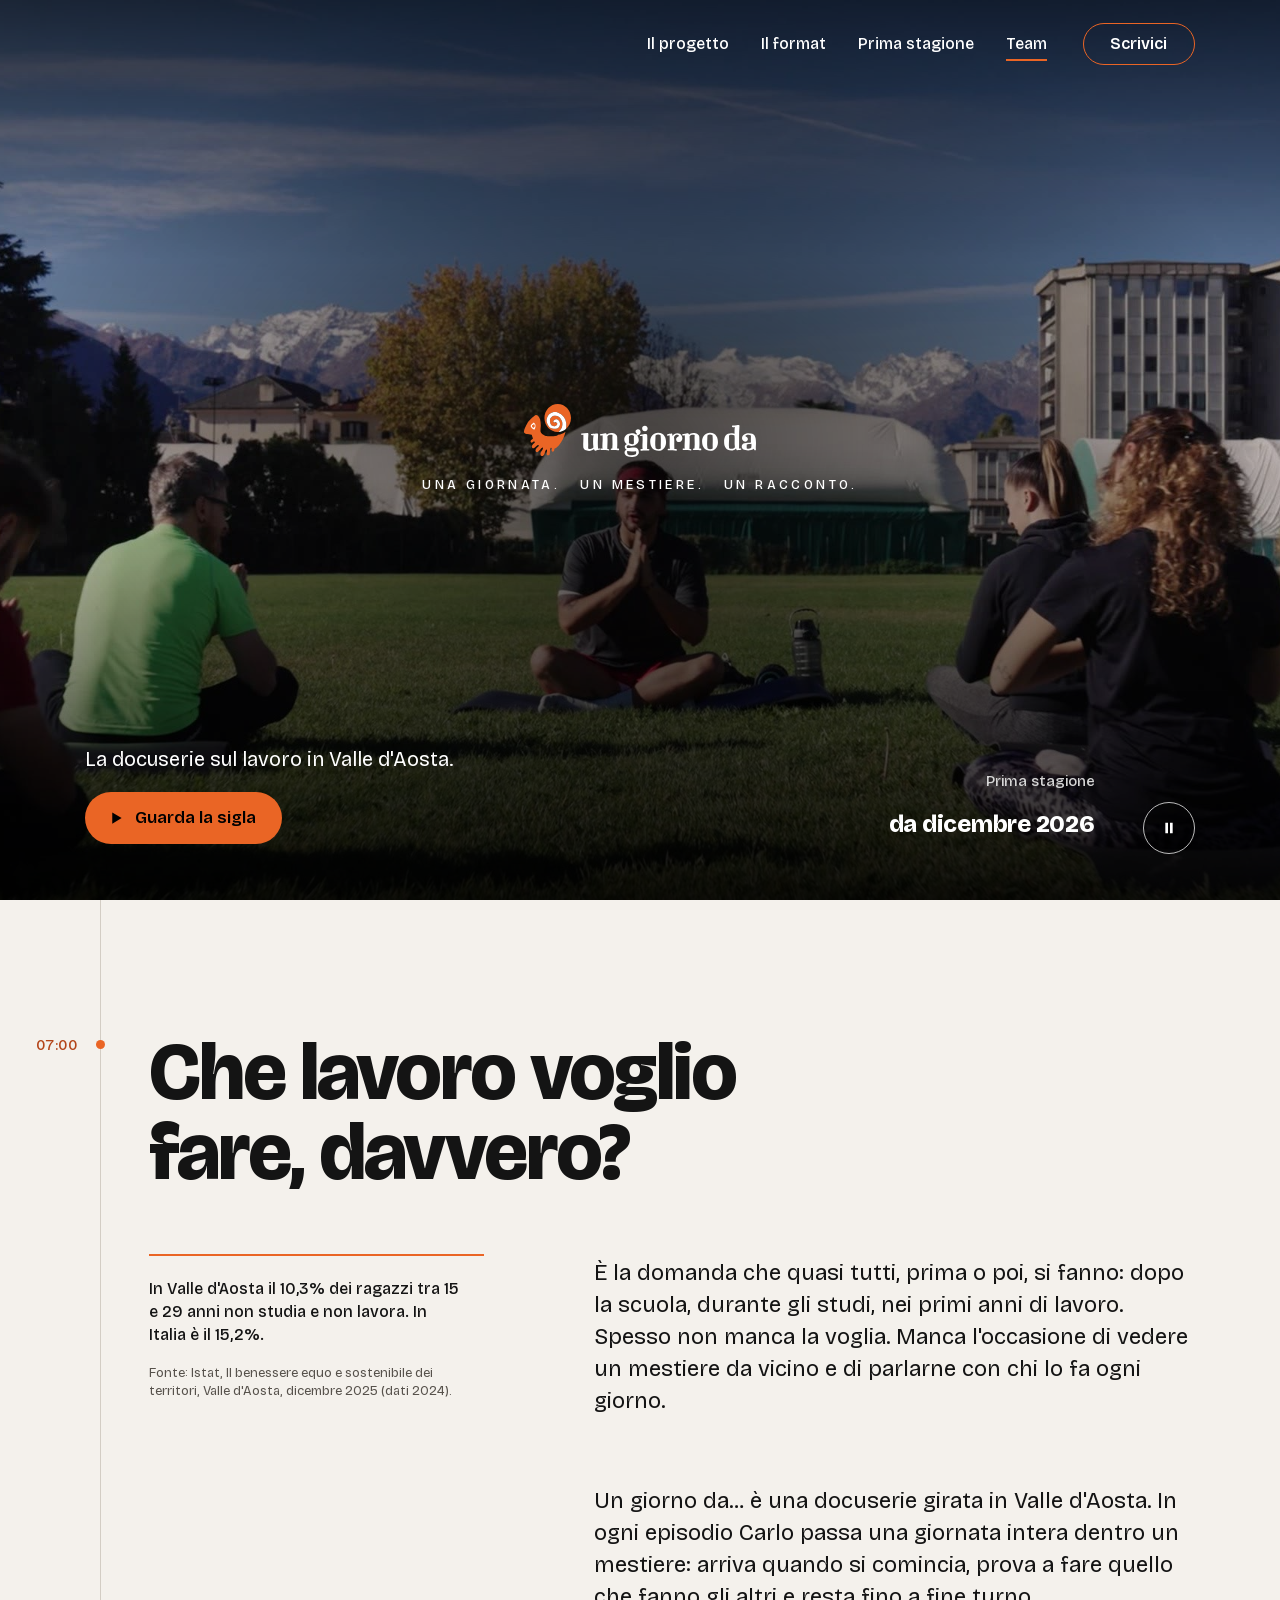
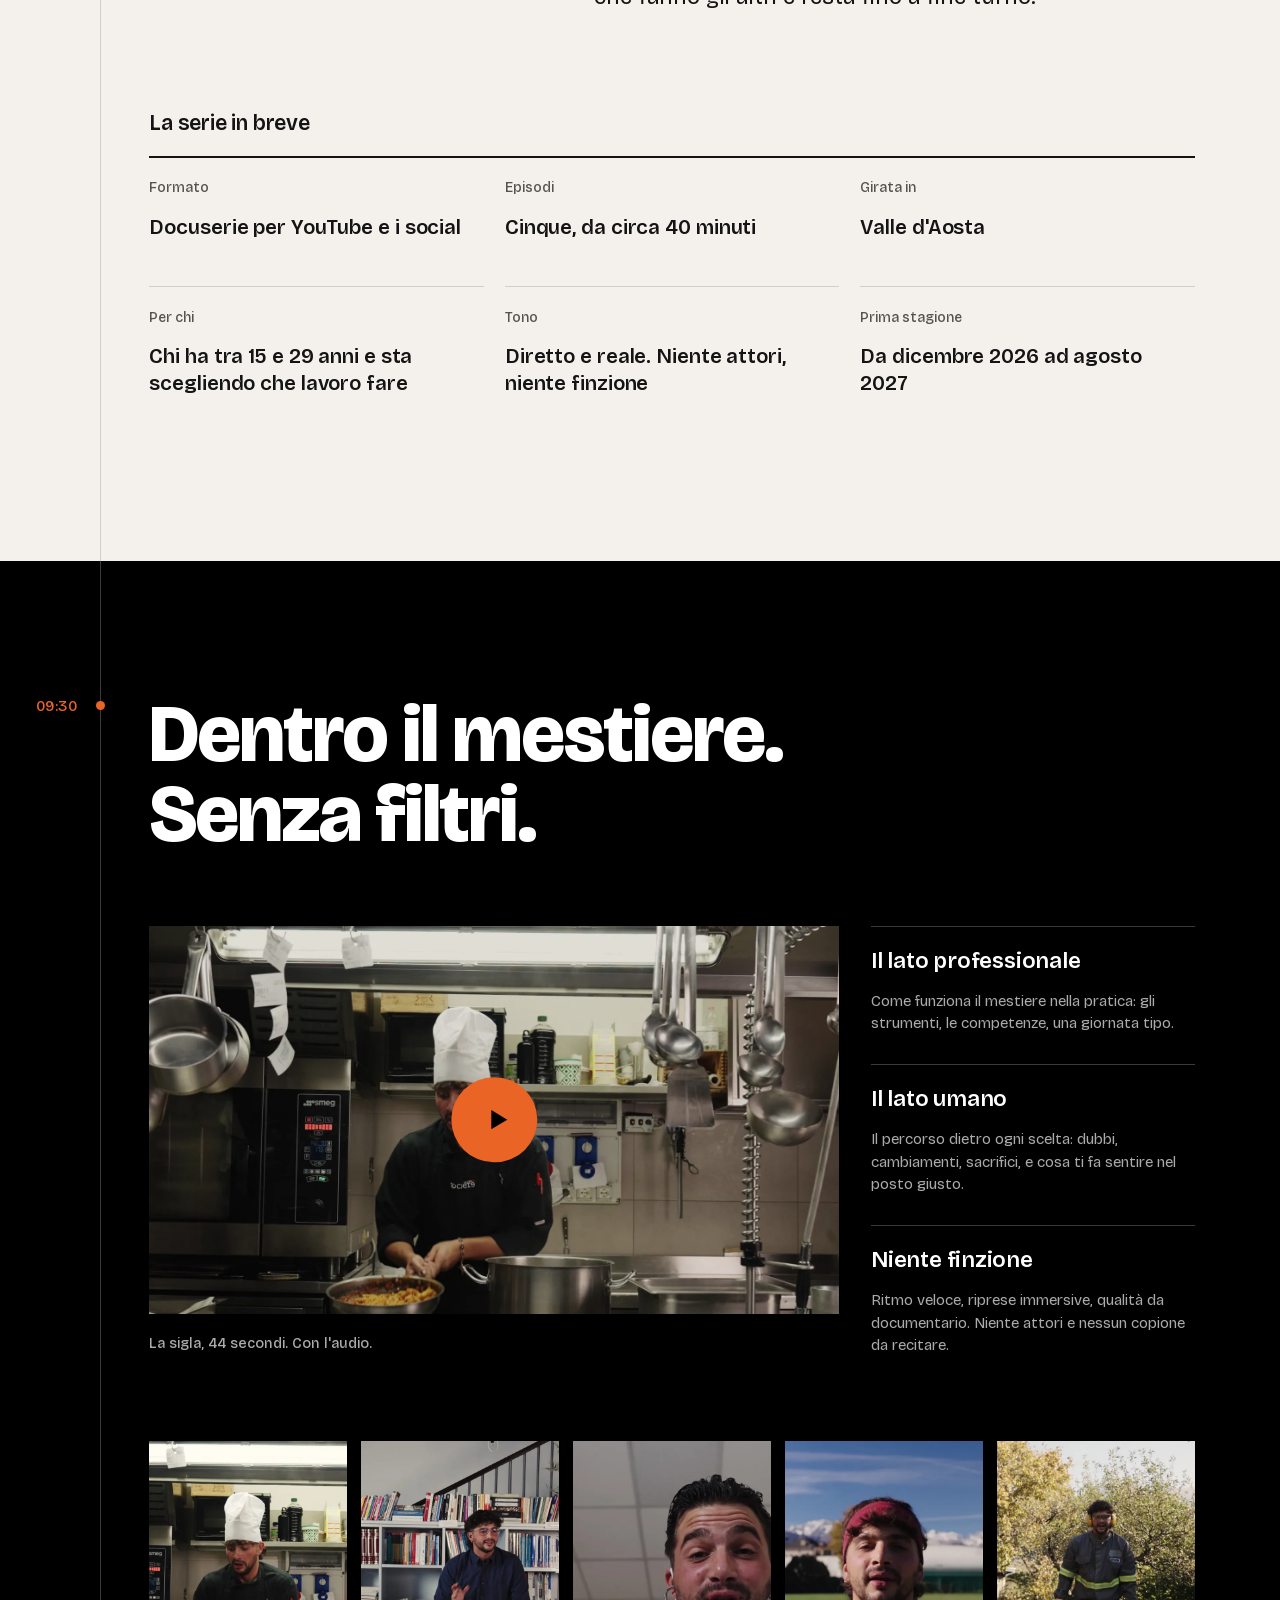
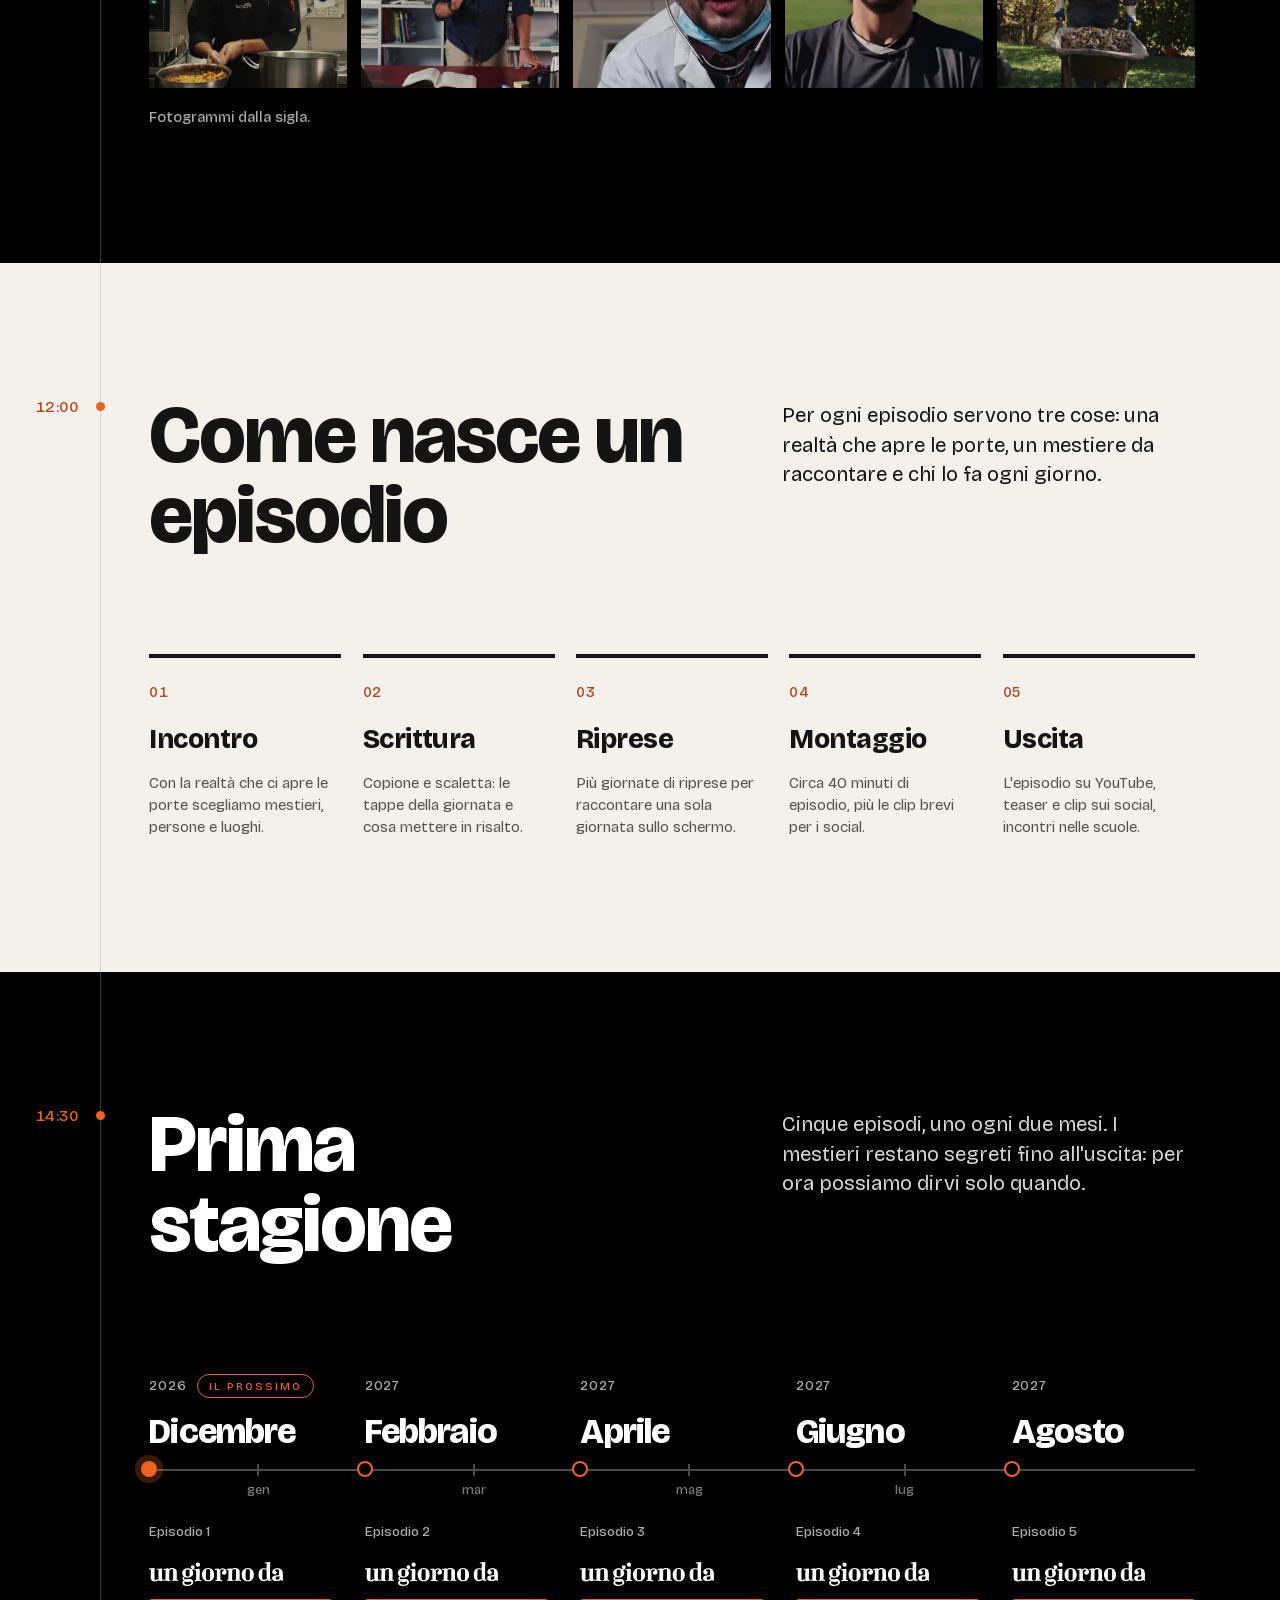
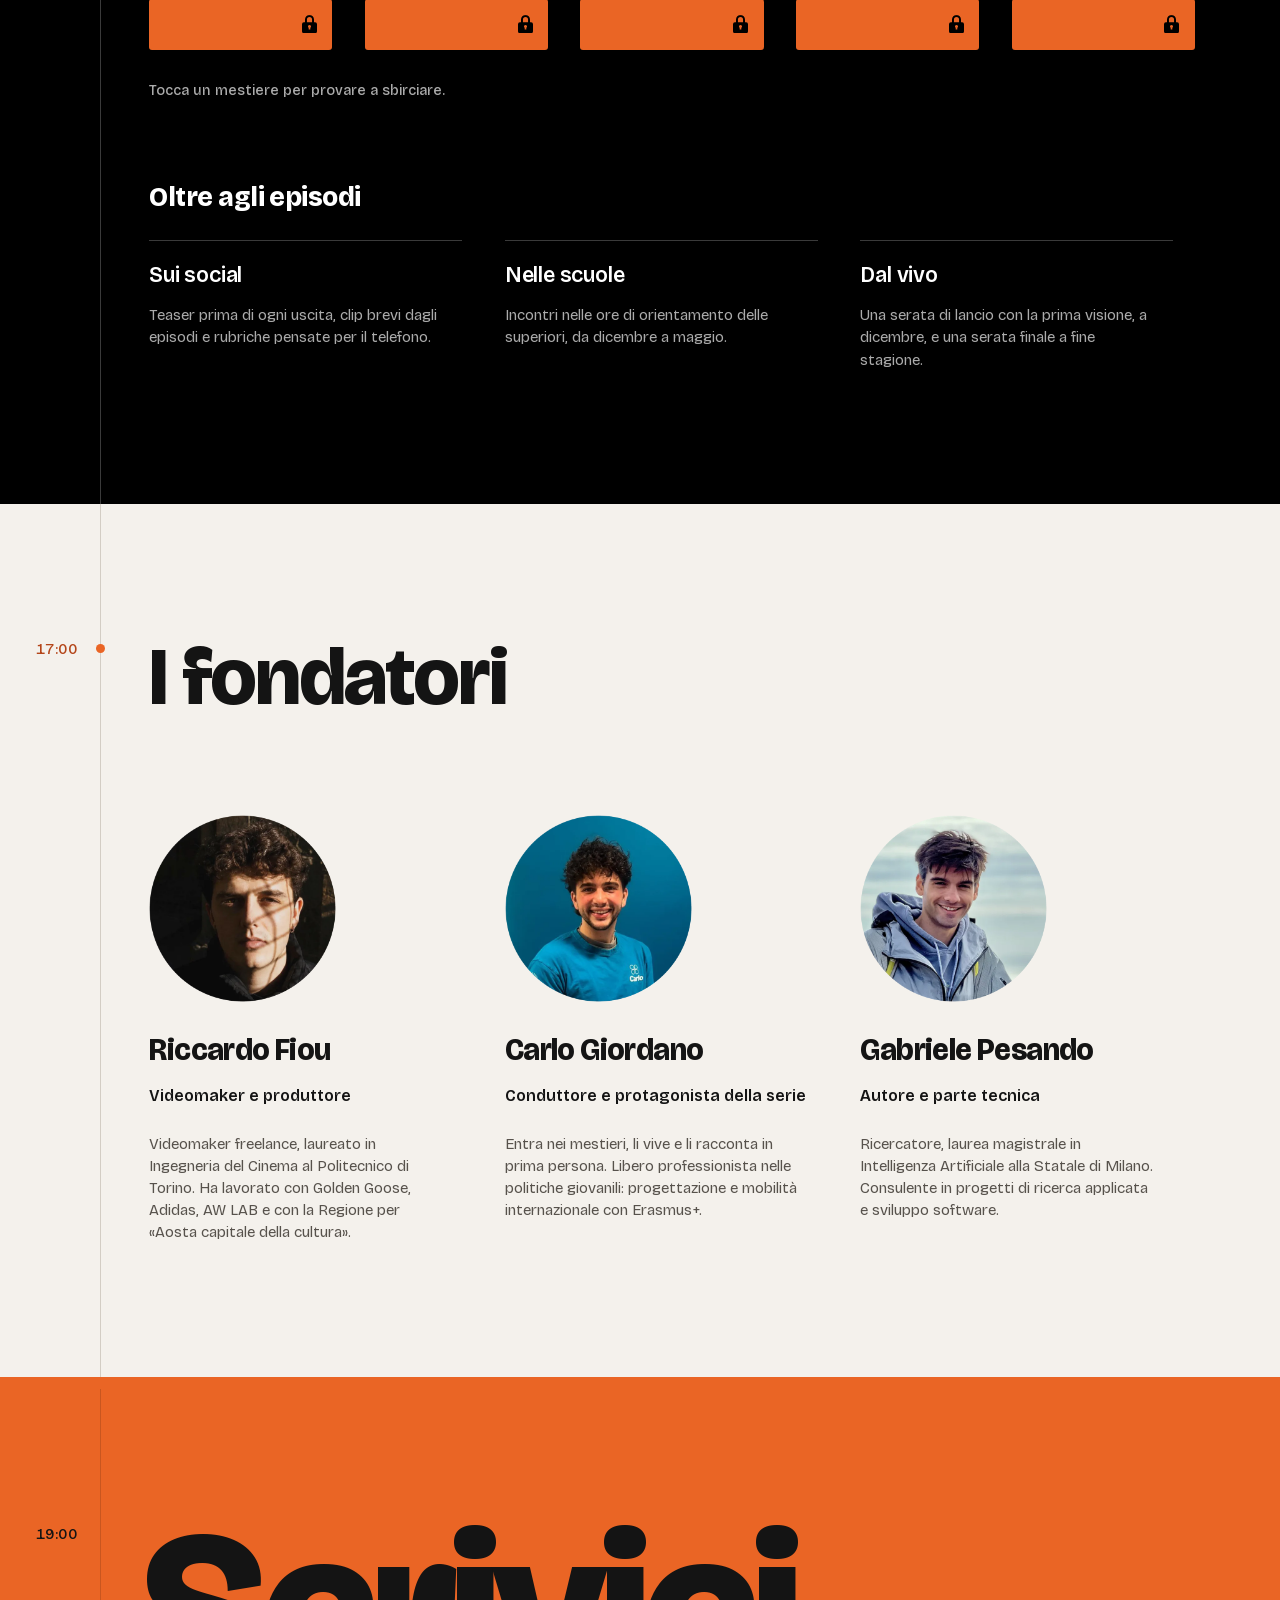
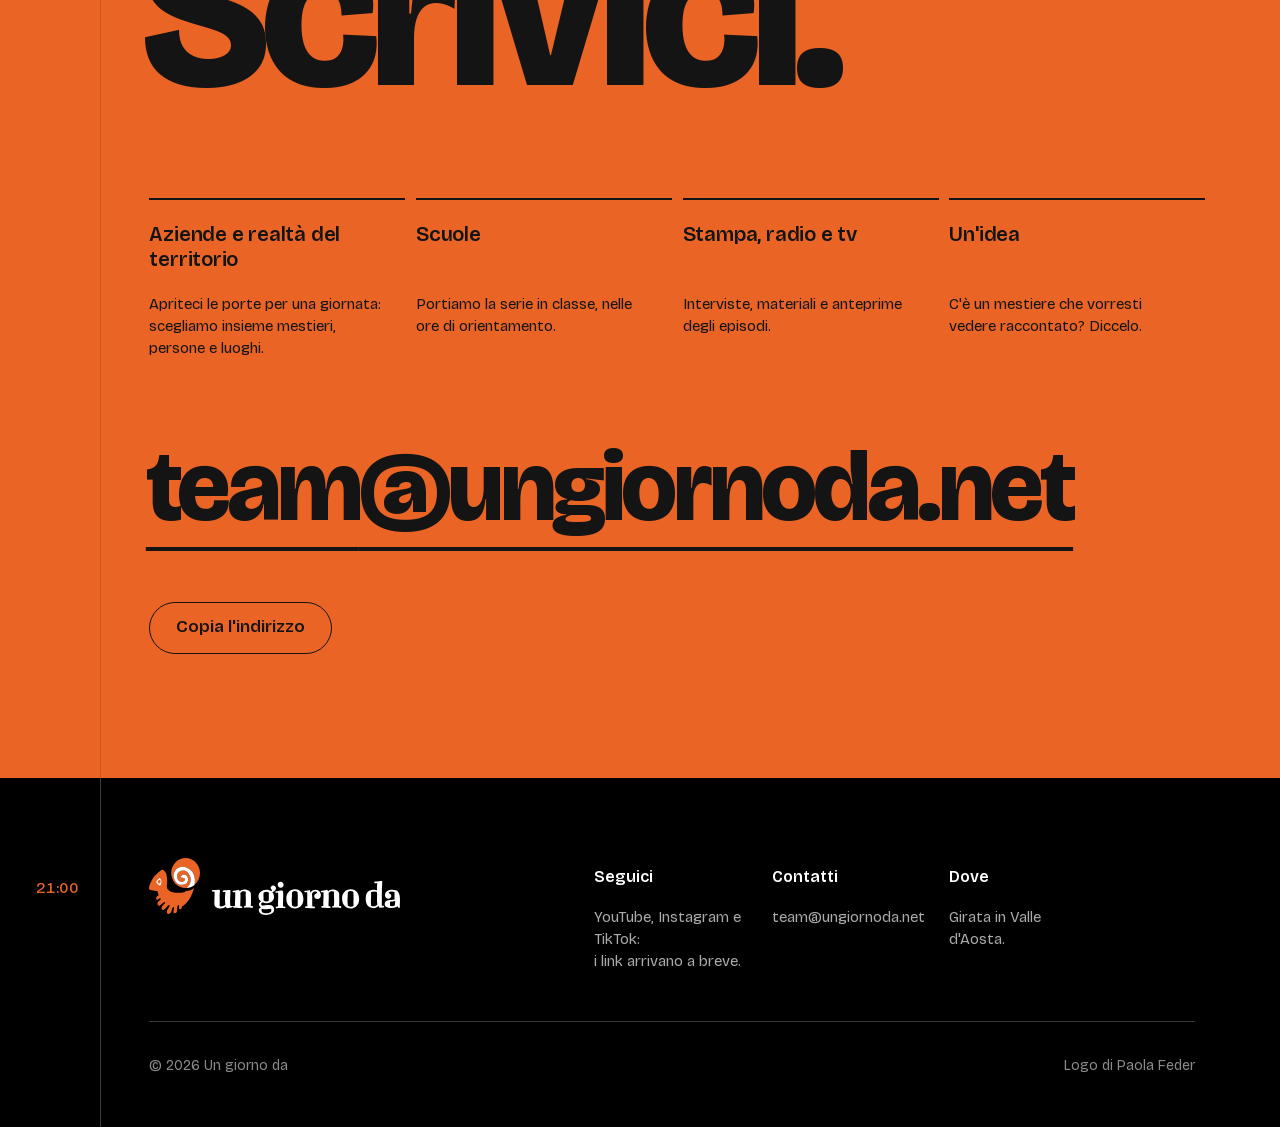
<file: docs/index.html>
<!doctype html>
<html lang="it">
<head>
  <meta charset="utf-8">
  <meta name="viewport" content="width=device-width, initial-scale=1, viewport-fit=cover">
  <title>Un giorno da… · la docuserie sul lavoro in Valle d'Aosta</title>
  <meta name="description" content="Un giorno da… è una docuserie girata in Valle d'Aosta. In ogni episodio Carlo passa una giornata intera dentro un mestiere. Prima stagione: cinque episodi, da dicembre 2026.">
  <meta name="theme-color" content="#000000">
  <link rel="canonical" href="https://ungiornoda.net/">

  <meta property="og:type" content="website">
  <meta property="og:locale" content="it_IT">
  <meta property="og:site_name" content="Un giorno da…">
  <meta property="og:title" content="Un giorno da… · una giornata, un mestiere, un racconto">
  <meta property="og:description" content="La docuserie sul lavoro in Valle d'Aosta. Prima stagione: cinque episodi, da dicembre 2026.">
  <meta property="og:url" content="https://ungiornoda.net/">
  <meta property="og:image" content="https://ungiornoda.net/assets/img/og.jpg">
  <meta property="og:image:width" content="1200">
  <meta property="og:image:height" content="630">
  <meta name="twitter:card" content="summary_large_image">

  <link rel="icon" href="assets/img/favicon.svg" type="image/svg+xml">
  <link rel="icon" href="assets/img/favicon-32.png" sizes="32x32" type="image/png">
  <link rel="apple-touch-icon" href="assets/img/apple-touch-icon.png">

  <script type="application/ld+json">
  {
    "@context": "https://schema.org",
    "@graph": [
      {
        "@type": "WebSite",
        "@id": "https://ungiornoda.net/#sito",
        "url": "https://ungiornoda.net/",
        "name": "Un giorno da…",
        "alternateName": ["Un giorno da", "ungiornoda"],
        "inLanguage": "it-IT",
        "publisher": { "@id": "https://ungiornoda.net/#team" }
      },
      {
        "@type": "Organization",
        "@id": "https://ungiornoda.net/#team",
        "name": "Un giorno da…",
        "alternateName": "Un giorno da",
        "url": "https://ungiornoda.net/",
        "email": "team@ungiornoda.net",
        "logo": "https://ungiornoda.net/assets/img/apple-touch-icon.png",
        "sameAs": ["https://www.youtube.com/@Ungiornoda"],
        "founder": [
          { "@type": "Person", "name": "Riccardo Fiou" },
          { "@type": "Person", "name": "Carlo Giordano" },
          { "@type": "Person", "name": "Gabriele Pesando" }
        ]
      },
      {
        "@type": "TVSeries",
        "@id": "https://ungiornoda.net/#serie",
        "name": "Un giorno da…",
        "alternateName": "Un giorno da",
        "url": "https://ungiornoda.net/",
        "description": "Docuserie girata in Valle d'Aosta: in ogni episodio Carlo passa una giornata intera dentro un mestiere.",
        "genre": "Documentario",
        "inLanguage": "it",
        "countryOfOrigin": { "@type": "Country", "name": "Italia" },
        "contentLocation": { "@type": "Place", "name": "Valle d'Aosta" },
        "numberOfSeasons": 1,
        "numberOfEpisodes": 5,
        "startDate": "2026-12",
        "image": "https://ungiornoda.net/assets/img/og.jpg",
        "actor": { "@type": "Person", "name": "Carlo Giordano" },
        "trailer": {
          "@type": "VideoObject",
          "name": "Sigla di Un giorno da…",
          "description": "La sigla della docuserie Un giorno da…",
          "thumbnailUrl": "https://ungiornoda.net/assets/img/og.jpg",
          "contentUrl": "https://ungiornoda.net/assets/video/sigla-1080.mp4",
          "embedUrl": "https://www.youtube.com/embed/MVeWe8grijE",
          "uploadDate": "2026-11-04T04:21:30-08:00",
          "duration": "PT44S"
        },
        "productionCompany": { "@id": "https://ungiornoda.net/#team" }
      }
    ]
  }
  </script>

  <link rel="preload" href="assets/fonts/bricolage-latin.woff2" as="font" type="font/woff2" crossorigin>
  <link rel="stylesheet" href="assets/css/style.css">
</head>
<body>
  <a class="salta" href="#progetto">Vai al contenuto</a>

  <header class="testata" data-testata>
    <a class="testata__logo" href="#top" aria-label="Un giorno da, torna all'inizio">
      <img class="testata__simbolo" src="assets/img/simbolo.svg" alt="" width="55" height="61">
      <img class="testata__scritta" src="assets/img/scritta-bianca.svg" alt="" width="111" height="20">
    </a>
    <nav class="testata__nav" aria-label="Sezioni">
      <a href="#progetto">Il progetto</a>
      <a href="#format">Il format</a>
      <a href="#stagione">Prima stagione</a>
      <a href="#team">Team</a>
      <a href="#scrivici" class="testata__scrivi">Scrivici</a>
    </nav>
  </header>

  <main id="top">
    <!-- APERTURA -->
    <section class="apertura" aria-label="Un giorno da">
      <video class="apertura__video" data-video autoplay muted loop playsinline preload="auto"
             poster="assets/img/poster-1920.jpg" aria-hidden="true">
        <source src="assets/video/hero-540.mp4" type="video/mp4" media="(max-width: 900px)">
        <source src="assets/video/hero-1080.mp4" type="video/mp4">
      </video>
      <div class="apertura__velo" aria-hidden="true"></div>

      <div class="apertura__centro">
        <h1 class="logo">
          <img class="logo__simbolo" src="assets/img/simbolo.svg" alt="" width="55" height="61">
          <img class="logo__scritta" src="assets/img/scritta-bianca.svg" alt="un giorno da" width="111" height="20">
        </h1>
        <p class="apertura__motto">
          <span>Una giornata.</span> <span>Un mestiere.</span> <span>Un racconto.</span>
        </p>
      </div>

      <div class="apertura__piede">
        <div class="apertura__sinistra">
          <p class="apertura__intro">La docuserie sul lavoro in Valle d'Aosta.<span class="solo-telefono"> Prima stagione da dicembre&nbsp;2026.</span></p>
          <a class="bottone bottone--pieno" href="#sigla" data-apri-sigla>
            <svg aria-hidden="true" viewBox="0 0 24 24"><path d="M7 4.5v15l12.5-7.5z" fill="currentColor"/></svg>
            Guarda la sigla
          </a>
        </div>
        <p class="apertura__quando">
          <span>Prima stagione</span>
          <strong>da dicembre 2026</strong>
        </p>
        <button class="apertura__pausa" type="button" data-pausa aria-pressed="false">
          <svg class="icona-pausa" aria-hidden="true" viewBox="0 0 24 24"><path d="M6.5 4h4v16h-4zM13.5 4h4v16h-4z" fill="currentColor"/></svg>
          <svg class="icona-play" aria-hidden="true" viewBox="0 0 24 24"><path d="M7 4.5v15l12.5-7.5z" fill="currentColor"/></svg>
          <span class="vh" data-pausa-testo>Metti in pausa il video</span>
        </button>
      </div>
    </section>

    <!-- 07:00 IL PROGETTO -->
    <section class="sezione sezione--carta" id="progetto" aria-labelledby="progetto-titolo">
      <div class="contenitore">
        <p class="orario" aria-hidden="true">07:00</p>
        <h2 id="progetto-titolo" class="titolo progetto__titolo">Che lavoro voglio fare, davvero?</h2>

        <div class="progetto__corpo">
          <aside class="progetto__nota">
            <p class="progetto__dato">In Valle d'Aosta il 10,3% dei ragazzi tra 15 e 29 anni non studia e non lavora. In Italia è il 15,2%.</p>
            <p class="progetto__fonte"><span class="solo-largo">Fonte: Istat, <cite>Il benessere equo e sostenibile dei territori, Valle d'Aosta</cite>, dicembre 2025 (dati 2024).</span><span class="solo-telefono">Fonte: Istat, <cite>BES dei territori, Valle d'Aosta</cite>, dic. 2025 (dati 2024).</span></p>
          </aside>
          <div class="progetto__testo">
            <p><span class="solo-largo">È la domanda che quasi tutti, prima o poi, si fanno: dopo la scuola, durante gli studi, nei primi anni di lavoro. Spesso non manca la voglia. Manca l'occasione di vedere un mestiere da vicino e di parlarne con chi lo fa ogni giorno.</span><span class="solo-telefono">È la domanda che quasi tutti, prima o poi, si fanno. Spesso non manca la voglia: manca l'occasione di vedere un mestiere da vicino.</span></p>
            <p><span class="solo-largo">Un giorno da… è una docuserie girata in Valle d'Aosta. In ogni episodio Carlo passa una giornata intera dentro un mestiere: arriva quando si comincia, prova a fare quello che fanno gli altri e resta fino a fine turno.</span><span class="solo-telefono">Un giorno da… è una docuserie girata in Valle d'Aosta. In ogni episodio Carlo passa una giornata intera dentro un mestiere, dalla prima ora all'ultima.</span></p>
          </div>
        </div>

        <h3 class="sottotitolo scheda__titolo">La serie in breve</h3>
        <dl class="scheda">
          <div><dt>Formato</dt><dd>Docuserie per YouTube e i social</dd></div>
          <div><dt>Episodi</dt><dd>Cinque, da circa 40 minuti</dd></div>
          <div><dt>Girata in</dt><dd>Valle d'Aosta</dd></div>
          <div><dt>Per chi</dt><dd>Chi ha tra 15 e 29 anni e sta scegliendo che lavoro fare</dd></div>
          <div><dt>Tono</dt><dd>Diretto e reale. Niente attori, niente finzione</dd></div>
          <div><dt>Prima stagione</dt><dd>Da dicembre 2026 ad agosto 2027</dd></div>
        </dl>
      </div>
    </section>

    <!-- 09:30 IL FORMAT -->
    <section class="sezione sezione--nera" id="format" aria-labelledby="format-titolo">
      <div class="contenitore">
        <p class="orario" aria-hidden="true">09:30</p>
        <h2 id="format-titolo" class="titolo format__titolo">Dentro il mestiere. Senza filtri.</h2>

        <div class="format__corpo">
          <figure class="format__sigla">
            <div class="sigla" id="sigla">
              <button class="sigla__play" type="button" data-sigla data-src="assets/video/sigla-1080.mp4" aria-label="Guarda la sigla di Un giorno da (44 secondi, con audio)">
                <img src="assets/img/sigla-poster.webp" alt="" width="1600" height="900" loading="lazy">
                <span class="sigla__tasto" aria-hidden="true">
                  <svg viewBox="0 0 24 24"><path d="M7 4.5v15l12.5-7.5z" fill="currentColor"/></svg>
                </span>
              </button>
            </div>
            <figcaption class="didascalia">La sigla, 44 secondi. Con l'audio.</figcaption>
          </figure>

          <ul class="pilastri">
            <li>
              <h3>Il lato professionale</h3>
              <p>Come funziona il mestiere nella pratica: gli strumenti, le competenze, una giornata tipo.</p>
            </li>
            <li>
              <h3>Il lato umano</h3>
              <p>Il percorso dietro ogni scelta: dubbi, cambiamenti, sacrifici, e cosa ti fa sentire nel posto giusto.</p>
            </li>
            <li>
              <h3>Niente finzione</h3>
              <p>Ritmo veloce, riprese immersive, qualità da documentario. Niente attori e nessun copione da recitare.</p>
            </li>
          </ul>
        </div>

        <figure class="fotogrammi">
          <div class="fotogrammi__fila">
            <img src="assets/img/fotogramma-7.2.webp" alt="" width="600" height="750" loading="lazy">
            <img src="assets/img/fotogramma-10.5.webp" alt="" width="600" height="750" loading="lazy">
            <img src="assets/img/fotogramma-20.0.webp" alt="" width="600" height="750" loading="lazy">
            <img src="assets/img/fotogramma-23.6.webp" alt="" width="600" height="750" loading="lazy">
            <img src="assets/img/fotogramma-37.2.webp" alt="" width="600" height="750" loading="lazy">
          </div>
          <figcaption class="didascalia">Fotogrammi dalla sigla.</figcaption>
        </figure>
      </div>
    </section>

    <!-- 12:00 COME NASCE UN EPISODIO -->
    <section class="sezione sezione--carta" id="episodio" aria-labelledby="episodio-titolo">
      <div class="contenitore">
        <p class="orario" aria-hidden="true">12:00</p>
        <div class="testa">
          <h2 id="episodio-titolo" class="titolo testa__titolo">Come nasce un episodio</h2>
          <p class="testa__lead">Per ogni episodio servono tre cose: una realtà che apre le porte, un mestiere da raccontare e chi lo fa ogni giorno.</p>
        </div>
        <ol class="passi">
          <li><span class="passi__n">01</span><h3>Incontro</h3><p>Con la realtà che ci apre le porte scegliamo mestieri, persone e luoghi.</p></li>
          <li><span class="passi__n">02</span><h3>Scrittura</h3><p>Copione e scaletta: le tappe della giornata e cosa mettere in risalto.</p></li>
          <li><span class="passi__n">03</span><h3>Riprese</h3><p>Più giornate di riprese per raccontare una sola giornata sullo schermo.</p></li>
          <li><span class="passi__n">04</span><h3>Montaggio</h3><p>Circa 40 minuti di episodio, più le clip brevi per i social.</p></li>
          <li><span class="passi__n">05</span><h3>Uscita</h3><p>L'episodio su YouTube, teaser e clip sui social, incontri nelle scuole.</p></li>
        </ol>
      </div>
    </section>

    <!-- 14:30 PRIMA STAGIONE -->
    <section class="sezione sezione--nera" id="stagione" aria-labelledby="stagione-titolo">
      <div class="contenitore">
        <p class="orario" aria-hidden="true">14:30</p>
        <div class="testa">
          <h2 id="stagione-titolo" class="titolo testa__titolo">Prima stagione</h2>
          <p class="testa__lead testa__lead--chiaro">Cinque episodi, uno ogni due mesi. I mestieri restano segreti fino all'uscita: per ora possiamo dirvi solo quando.</p>
        </div>

        <div class="calendario">
          <div class="calendario__linea" aria-hidden="true">
            <span style="--i:1">gen</span><span style="--i:3">mar</span><span style="--i:5">mag</span><span style="--i:7">lug</span>
          </div>
          <ol class="calendario__episodi">
            <li class="puntata" data-mese="2026-12">
              <p class="puntata__anno">2026</p>
              <p class="puntata__mese">Dicembre</p>
              <p class="puntata__numero">Episodio 1</p>
              <img class="puntata__scritta" src="assets/img/scritta-bianca.svg" alt="un giorno da" width="111" height="20">
              <button class="segreto" type="button" data-segreto="dicembre"><span class="vh">Mestiere segreto. Si scopre a dicembre 2026.</span></button>
            </li>
            <li class="puntata" data-mese="2027-02">
              <p class="puntata__anno">2027</p>
              <p class="puntata__mese">Febbraio</p>
              <p class="puntata__numero">Episodio 2</p>
              <img class="puntata__scritta" src="assets/img/scritta-bianca.svg" alt="un giorno da" width="111" height="20">
              <button class="segreto" type="button" data-segreto="febbraio"><span class="vh">Mestiere segreto. Si scopre a febbraio 2027.</span></button>
            </li>
            <li class="puntata" data-mese="2027-04">
              <p class="puntata__anno">2027</p>
              <p class="puntata__mese">Aprile</p>
              <p class="puntata__numero">Episodio 3</p>
              <img class="puntata__scritta" src="assets/img/scritta-bianca.svg" alt="un giorno da" width="111" height="20">
              <button class="segreto" type="button" data-segreto="aprile"><span class="vh">Mestiere segreto. Si scopre ad aprile 2027.</span></button>
            </li>
            <li class="puntata" data-mese="2027-06">
              <p class="puntata__anno">2027</p>
              <p class="puntata__mese">Giugno</p>
              <p class="puntata__numero">Episodio 4</p>
              <img class="puntata__scritta" src="assets/img/scritta-bianca.svg" alt="un giorno da" width="111" height="20">
              <button class="segreto" type="button" data-segreto="giugno"><span class="vh">Mestiere segreto. Si scopre a giugno 2027.</span></button>
            </li>
            <li class="puntata" data-mese="2027-08">
              <p class="puntata__anno">2027</p>
              <p class="puntata__mese">Agosto</p>
              <p class="puntata__numero">Episodio 5</p>
              <img class="puntata__scritta" src="assets/img/scritta-bianca.svg" alt="un giorno da" width="111" height="20">
              <button class="segreto" type="button" data-segreto="agosto"><span class="vh">Mestiere segreto. Si scopre ad agosto 2027.</span></button>
            </li>
          </ol>
          <p class="calendario__nota" aria-live="polite" data-nota>Tocca un mestiere per provare a sbirciare.</p>
        </div>

        <h3 class="sottotitolo sottotitolo--grande oltre__titolo">Oltre agli episodi</h3>
        <ul class="colonne colonne--3 oltre">
          <li><h4>Sui social</h4><p>Teaser prima di ogni uscita, clip brevi dagli episodi e rubriche pensate per il telefono.</p></li>
          <li><h4>Nelle scuole</h4><p>Incontri nelle ore di orientamento delle superiori, da dicembre a maggio.</p></li>
          <li><h4>Dal vivo</h4><p>Una serata di lancio con la prima visione, a dicembre, e una serata finale a fine stagione.</p></li>
        </ul>
      </div>
    </section>

    <!-- 17:00 TEAM -->
    <section class="sezione sezione--carta" id="team" aria-labelledby="team-titolo">
      <div class="contenitore">
        <p class="orario" aria-hidden="true">17:00</p>
        <h2 id="team-titolo" class="titolo">I fondatori</h2>
        <ul class="persone">
          <li class="persona">
            <img src="assets/img/team-riccardo.webp" alt="Riccardo Fiou" width="600" height="600" loading="lazy">
            <h3>Riccardo Fiou</h3>
            <p class="persona__ruolo">Videomaker e produttore</p>
            <p class="persona__bio"><span class="solo-largo">Videomaker freelance, laureato in Ingegneria del Cinema al Politecnico di Torino. Ha lavorato con Golden Goose, Adidas, AW LAB e con la Regione per «Aosta capitale della cultura».</span><span class="solo-telefono">Videomaker freelance, Ingegneria del Cinema al Politecnico di Torino.</span></p>
          </li>
          <li class="persona">
            <img src="assets/img/team-carlo.webp" alt="Carlo Giordano" width="600" height="600" loading="lazy">
            <h3>Carlo Giordano</h3>
            <p class="persona__ruolo"><span class="solo-largo">Conduttore e protagonista della serie</span><span class="solo-telefono">Conduttore e protagonista</span></p>
            <p class="persona__bio"><span class="solo-largo">Entra nei mestieri, li vive e li racconta in prima persona. Libero professionista nelle politiche giovanili: progettazione e mobilità internazionale con Erasmus+.</span><span class="solo-telefono">Entra nei mestieri, li vive e li racconta in prima persona.</span></p>
          </li>
          <li class="persona">
            <img src="assets/img/team-gabriele.webp" alt="Gabriele Pesando" width="600" height="600" loading="lazy">
            <h3>Gabriele Pesando</h3>
            <p class="persona__ruolo">Autore e parte tecnica</p>
            <p class="persona__bio"><span class="solo-largo">Ricercatore, laurea magistrale in Intelligenza Artificiale alla Statale di Milano. Consulente in progetti di ricerca applicata e sviluppo software.</span><span class="solo-telefono">Ricercatore, laurea magistrale in Intelligenza Artificiale.</span></p>
          </li>
        </ul>
      </div>
    </section>

    <!-- 19:00 SCRIVICI -->
    <section class="sezione sezione--arancio" id="scrivici" aria-labelledby="scrivici-titolo">
      <div class="contenitore">
        <p class="orario" aria-hidden="true">19:00</p>
        <h2 id="scrivici-titolo" class="scrivici__titolo">Scrivici.</h2>
        <ul class="colonne colonne--4 motivi">
          <li><h3>Aziende e realtà del territorio</h3><p><span class="solo-largo">Apriteci le porte per una giornata: scegliamo insieme mestieri, persone e luoghi.</span><span class="solo-telefono">Apriteci le porte per una giornata.</span></p></li>
          <li><h3>Scuole</h3><p><span class="solo-largo">Portiamo la serie in classe, nelle ore di orientamento.</span><span class="solo-telefono">Portiamo la serie in classe.</span></p></li>
          <li><h3>Stampa, radio e tv</h3><p><span class="solo-largo">Interviste, materiali e anteprime degli episodi.</span><span class="solo-telefono">Interviste, materiali e anteprime.</span></p></li>
          <li><h3>Un'idea</h3><p><span class="solo-largo">C'è un mestiere che vorresti vedere raccontato? Diccelo.</span><span class="solo-telefono">C'è un mestiere che vorresti vedere? Diccelo.</span></p></li>
        </ul>
        <p class="scrivici__mail"><a href="mailto:team@ungiornoda.net">team<wbr>@ungiornoda.net</a></p>
        <button class="bottone bottone--bordo" type="button" data-copia="team@ungiornoda.net">
          <span data-copia-testo>Copia l'indirizzo</span>
        </button>
      </div>
    </section>
  </main>

  <!-- 21:00 PIEDE -->
  <footer class="sezione piede">
    <div class="contenitore">
      <p class="orario" aria-hidden="true">21:00</p>
      <div class="piede__alto">
        <a class="logo logo--piede" href="#top" aria-label="Un giorno da, torna all'inizio">
          <img class="logo__simbolo" src="assets/img/simbolo.svg" alt="" width="55" height="61" loading="lazy">
          <img class="logo__scritta" src="assets/img/scritta-bianca.svg" alt="" width="111" height="20" loading="lazy">
        </a>
        <div class="piede__col">
          <h2>Seguici</h2>
          <p>YouTube, Instagram e TikTok:<br>i link arrivano a breve.</p>
        </div>
        <div class="piede__col">
          <h2>Contatti</h2>
          <p><a href="mailto:team@ungiornoda.net">team@ungiornoda.net</a></p>
        </div>
        <div class="piede__col">
          <h2>Dove</h2>
          <p>Girata in Valle d'Aosta.</p>
        </div>
      </div>
      <div class="piede__basso">
        <p>© 2026 Un giorno da</p>
        <p>Logo di Paola Feder</p>
      </div>
    </div>
  </footer>

  <script src="assets/js/main.js" defer></script>
</body>
</html>
</file>
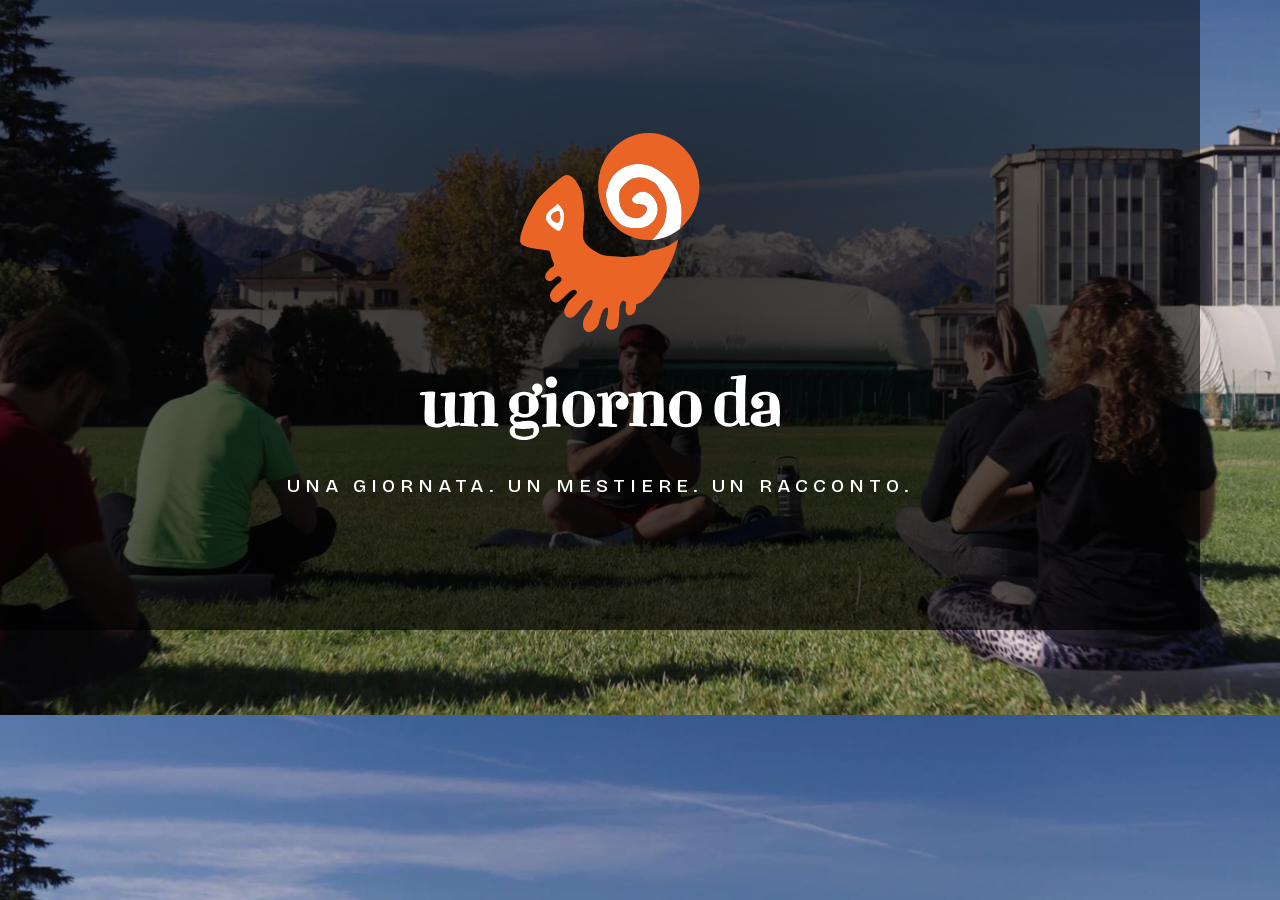
<file: tools/og.html>
<!doctype html><meta charset="utf-8">
<style>
@font-face{font-family:B;src:url(../docs/assets/fonts/bricolage-latin.woff2);font-weight:200 800}
body{margin:0;width:1200px;height:630px;background:#000 url(../docs/assets/img/poster-1920.jpg) center/cover;font-family:B;color:#fff;display:grid;place-items:center;position:relative}
body:before{content:"";position:absolute;inset:0;background:radial-gradient(60% 60% at 50% 48%,rgba(0,0,0,.55),rgba(0,0,0,.2) 80%),linear-gradient(rgba(0,0,0,.35),rgba(0,0,0,.6))}
.c{position:relative;display:flex;flex-direction:column;align-items:center}
.v{width:360px}
p{margin:34px 0 0;font-weight:500;letter-spacing:.26em;text-transform:uppercase;font-size:19px}
</style>
<div class="c"><img class="v" src="../docs/assets/img/logo-verticale.svg"><p>Una giornata. Un mestiere. Un racconto.</p></div>
</file>
<file: docs/assets/css/style.css>
/* Un giorno da… — sito vetrina, v3
   Layout ricalcato sul progetto VectorCraft (design/UGD_sito_v3.vectorcraft):
   tavola desktop 1440 px, contenuto da x 168 a x 1344 (12 colonne da 76 + 24), colonna degli orari a x 40-112.
   Tutte le misure desktop sono in "u" = 1 px del progetto a 1440 (scala tra 1024 e 1440).
   Colori e caratteri dal manuale del logo; logo originale di Paola Feder (SVG). */

@font-face {
  font-family: "Bricolage Grotesque";
  src: url("../fonts/bricolage-latin.woff2") format("woff2");
  font-weight: 200 800;
  font-stretch: 75% 100%;
  font-display: swap;
  unicode-range: U+0000-00FF, U+0131, U+0152-0153, U+02BB-02BC, U+02C6, U+02DA, U+02DC, U+0304, U+0308, U+0329, U+2000-206F, U+20AC, U+2122, U+2191, U+2193, U+2212, U+2215, U+FEFF, U+FFFD;
}
@font-face {
  font-family: "Bricolage Grotesque";
  src: url("../fonts/bricolage-latin-ext.woff2") format("woff2");
  font-weight: 200 800;
  font-stretch: 75% 100%;
  font-display: swap;
  unicode-range: U+0100-02BA, U+02BD-02C5, U+02C7-02CC, U+02CE-02D7, U+02DD-02FF, U+1D00-1DBF, U+1E00-1E9F, U+1EF2-1EFF, U+2020, U+20A0-20AB, U+20AD-20C4, U+2113, U+2C60-2C7F, U+A720-A7FF;
}

:root {
  --arancio: #EA6525;
  --arancio-scuro: #B4461A;   /* orari e numeri su carta */
  --nero: #000;
  --inchiostro: #141414;
  --bianco: #fff;
  --carta: #F4F1EC;
  --grigio-carta: #57524C;
  --grigio-nero: #ABABAB;
  --chiaro-nero: #D6D6D6;
  --riga-carta: #D3CDC4;
  --riga-nero: #3A3A3A;
  --linea-tempo: #4A4A4A;

  --u: clamp(0.711px, calc(100vw / 1440), 1px);
  --curva: cubic-bezier(.16, 1, .3, 1);
}

*, *::before, *::after { box-sizing: border-box; }
html {
  -webkit-text-size-adjust: 100%;
  scroll-padding-top: 67px;
  scrollbar-color: var(--arancio) var(--nero);
}
@media (prefers-reduced-motion: no-preference) {
  html { scroll-behavior: smooth; }
}
body {
  margin: 0;
  background: var(--nero);
  color: var(--bianco);
  font-family: "Bricolage Grotesque", ui-sans-serif, system-ui, sans-serif;
  font-optical-sizing: auto;
  font-size: 17px;
  line-height: 1.47;
  caret-color: var(--arancio);
  -webkit-font-smoothing: antialiased;
  text-rendering: optimizeLegibility;
}
img, video, svg { display: block; max-width: 100%; }
h1, h2, h3, h4, p, ol, ul, dl, dd, figure { margin: 0; }
ol, ul { padding: 0; list-style: none; }
a { color: inherit; text-underline-offset: .2em; text-decoration-thickness: .08em; }
button { font: inherit; color: inherit; }
cite { font-style: normal; }
::selection { background: var(--arancio); color: var(--nero); }
:focus-visible { outline: 3px solid var(--arancio); outline-offset: 4px; border-radius: 2px; }

.vh {
  position: absolute !important;
  width: 1px; height: 1px;
  overflow: hidden;
  clip: rect(0 0 0 0);
  clip-path: inset(50%);
  white-space: nowrap;
}
.salta {
  position: absolute; left: 1rem; top: -4rem; z-index: 100;
  padding: .75rem 1rem;
  background: var(--arancio); color: var(--nero);
  font-weight: 700; text-decoration: none;
}
.salta:focus { top: 1rem; }
.solo-telefono { display: none; }

/* testo tagliato su maiuscole e linea di base, come le aree di testo del progetto */
.titolo, .testa__lead, .progetto__testo p, .progetto__dato, .progetto__fonte, .sottotitolo,
.scheda dt, .scheda dd, .pilastri h3, .pilastri p, .didascalia, .passi__n, .passi h3, .passi p,
.puntata p, .calendario__nota, .oltre h4, .oltre p, .persona h3, .persona p, .scrivici__titolo,
.motivi h3, .motivi p, .scrivici__mail, .piede h2, .piede p, .orario, .apertura__intro, .apertura__quando > * {
  text-box: trim-both cap alphabetic;
}

/* ---------------------------------------------------------------- elementi comuni */

.titolo {
  font-size: calc(92 * var(--u));
  font-weight: 800;
  font-variation-settings: "opsz" 96;
  line-height: .978;
  letter-spacing: -.025em;
}
.sottotitolo {
  font-size: calc(24 * var(--u));
  font-weight: 600;
  letter-spacing: -.01em;
  line-height: 1;
}
.sottotitolo--grande {
  font-size: calc(30 * var(--u));
  font-weight: 800;
  letter-spacing: -.02em;
}
.didascalia {
  margin-top: calc(34 * var(--u) - .72em);
  font-size: max(14px, calc(16 * var(--u)));
  font-weight: 500;
  color: var(--grigio-nero);
}

.bottone {
  display: inline-flex;
  align-items: center;
  gap: 10px;
  height: 52px;
  padding: 0 26px;
  border-radius: 26px;
  font-size: 17px;
  font-weight: 600;
  text-decoration: none;
  cursor: pointer;
  transition: background-color .25s var(--curva), color .25s var(--curva), border-color .25s var(--curva);
}
.bottone svg { width: 18px; height: 18px; margin-left: -4px; }
.bottone--pieno { background: var(--arancio); color: var(--nero); border: 0; }
.bottone--pieno:hover { background: var(--bianco); }
.bottone--bordo { background: none; color: var(--inchiostro); border: 1.5px solid var(--inchiostro); }
.bottone--bordo:hover, .bottone--bordo.is-fatto { background: var(--inchiostro); color: var(--arancio); }

/* logo: simbolo e scritta originali, scritta alta 0,6 del simbolo, allineati in basso */
.logo {
  --h: calc(58.5 * var(--u));
  display: flex;
  align-items: flex-end;
  gap: calc(var(--h) * .21);
  margin: 0;
  text-decoration: none;
}
.logo__simbolo { height: var(--h); width: auto; }
.logo__scritta { height: calc(var(--h) * .607); width: auto; margin-bottom: calc(var(--h) * -.005); }

/* ---------------------------------------------------------------- testata */

.testata {
  position: fixed;
  inset: 0 0 auto 0;
  z-index: 20;
  display: flex;
  align-items: center;
  justify-content: space-between;
  height: calc(98 * var(--u));
  padding: 0 calc(96 * var(--u)) 0 calc(96 * var(--u));
  transition: background-color .35s var(--curva), height .35s var(--curva);
}
.testata__logo {
  display: flex;
  align-items: flex-end;
  gap: 8px;
  opacity: 0;
  visibility: hidden;
  transition: opacity .35s var(--curva), visibility .35s;
}
.testata__simbolo { height: 38px; width: auto; }
.testata__scritta { height: 23px; width: auto; }
.testata.is-solida {
  height: 68px;
  background: var(--nero);
  border-bottom: 1px solid var(--riga-nero);
}
.testata.is-solida .testata__logo { opacity: 1; visibility: visible; }
.testata__nav { display: flex; align-items: center; gap: calc(36 * var(--u)); }
.testata__nav a {
  font-size: 16px;
  font-weight: 500;
  text-decoration: none;
  padding-block: 6px;
  background: linear-gradient(var(--arancio), var(--arancio)) left bottom / 0 2px no-repeat;
  transition: background-size .3s var(--curva);
}
.testata__nav a:hover, .testata__nav a[aria-current="true"] { background-size: 100% 2px; }
.testata__nav .testata__scrivi {
  display: grid;
  place-items: center;
  width: 112px;
  height: 42px;
  margin-left: 4px;
  padding: 0;
  border: 1.5px solid var(--arancio);
  border-radius: 21px;
  background: none;
  font-weight: 600;
  transition: background-color .25s var(--curva), color .25s var(--curva);
}
.testata__nav .testata__scrivi:hover { background: var(--arancio); color: var(--nero); }

/* ---------------------------------------------------------------- apertura */

.apertura {
  position: relative;
  isolation: isolate;
  display: grid;
  place-items: center;
  min-height: 100vh;
  min-height: 100svh;
  padding: 120px 24px 200px;
  overflow: hidden;
  background: var(--nero) url("../img/poster-960.jpg") center / cover no-repeat;
}
.apertura__video {
  position: absolute; inset: 0; z-index: -2;
  width: 100%; height: 100%;
  object-fit: cover;
}
.apertura__velo {
  position: absolute; inset: 0; z-index: -1;
  background:
    radial-gradient(ellipse 50% 51% at 50% 49%, rgba(0,0,0,.6), rgba(0,0,0,.33) 45%, rgba(0,0,0,0) 100%),
    linear-gradient(180deg, rgba(0,0,0,0) calc(100% - 380px), rgba(0,0,0,.88) 100%),
    linear-gradient(180deg, rgba(0,0,0,.6) 0, rgba(0,0,0,0) 260px),
    rgba(0,0,0,.18);
}
.apertura__centro {
  display: flex;
  flex-direction: column;
  align-items: center;
  margin-top: 80px;
}
.apertura__motto {
  display: flex;
  justify-content: center;
  gap: 1.55em;
  margin-top: 20px;
  font-size: 13px;
  font-weight: 500;
  letter-spacing: .26em;
  text-transform: uppercase;
  white-space: nowrap;
}
.apertura__piede {
  position: absolute;
  left: calc(96 * var(--u));
  right: calc(96 * var(--u));
  bottom: 56px;
  display: flex;
  align-items: flex-end;
  gap: 24px;
}
.apertura__sinistra { margin-right: auto; }
.apertura__intro {
  margin-bottom: 20px;
  font-size: 20px;
  line-height: 1.3;
}
.apertura__quando {
  display: grid;
  justify-items: end;
  gap: 15px;
  margin-right: 24px;
  margin-bottom: 2px;
}
.apertura__quando span { font-size: 15px; font-weight: 500; color: var(--chiaro-nero); }
.apertura__quando strong { font-size: 24px; font-weight: 800; letter-spacing: -.01em; }
.apertura__pausa {
  display: grid;
  place-items: center;
  flex: none;
  width: 52px;
  height: 52px;
  margin-bottom: -10px;
  padding: 0;
  border: 1.5px solid #BDBDBD;
  border-radius: 50%;
  background: rgba(0,0,0,.15);
  cursor: pointer;
  transition: border-color .25s var(--curva), background-color .25s var(--curva);
}
.apertura__pausa svg { width: 16px; height: 16px; }
.apertura__pausa:hover { border-color: var(--bianco); background: rgba(0,0,0,.5); }
.apertura__pausa .icona-play { display: none; }
.apertura__pausa[aria-pressed="true"] .icona-play { display: block; }
.apertura__pausa[aria-pressed="true"] .icona-pausa { display: none; }

/* un solo momento animato: l'apertura che si compone */
@media (prefers-reduced-motion: no-preference) {
  .apertura__video { animation: entra-video 2.2s var(--curva) both; }
  .apertura .logo__simbolo { animation: entra-simbolo 1.3s var(--curva) .2s both; }
  .apertura .logo__scritta { animation: entra-scritta 1s var(--curva) .55s both; }
  .apertura__motto { animation: entra-piano .9s var(--curva) 1s both; }
  .apertura__piede { animation: entra-piano 1s var(--curva) 1.4s both; }
}
@keyframes entra-video { from { opacity: 0; transform: scale(1.05); } }
@keyframes entra-simbolo { from { opacity: 0; transform: scale(.8) rotate(-12deg); filter: blur(8px); } }
@keyframes entra-scritta { from { clip-path: inset(0 100% 0 0); } to { clip-path: inset(0 0 0 0); } }
@keyframes entra-piano { from { opacity: 0; transform: translateY(8px); } }

/* ---------------------------------------------------------------- sezioni: griglia e orari */

.sezione { position: relative; padding: calc(150 * var(--u)) 0; }
.sezione--carta { background: var(--carta); color: var(--inchiostro); }
.sezione--nera { background: var(--nero); color: var(--bianco); }
.sezione--arancio { background: var(--arancio); color: var(--inchiostro); }
.sezione--carta :focus-visible, .sezione--arancio :focus-visible { outline-color: var(--inchiostro); }
.sezione--arancio ::selection { background: var(--inchiostro); color: var(--arancio); }

.contenitore {
  position: relative;
  max-width: calc(1440 * var(--u));
  margin-inline: auto;
  padding: 0 calc(96 * var(--u)) 0 calc(168 * var(--u));
}
.griglia, .progetto__corpo, .format__corpo, .testa, .colonne, .persone {
  display: grid;
  grid-template-columns: repeat(12, minmax(0, 1fr));
  column-gap: calc(24 * var(--u));
}

/* la pagina scorre come una giornata */
.contenitore::before {
  content: "";
  position: absolute;
  left: calc(112 * var(--u));
  top: calc(-150 * var(--u));
  bottom: calc(-150 * var(--u));
  width: 1px;
  background: var(--riga-carta);
}
.sezione--nera .contenitore::before, .piede .contenitore::before { background: var(--riga-nero); }
.sezione--arancio .contenitore::before { background: #C9561F; }
.orario {
  position: absolute;
  left: calc(40 * var(--u));
  top: calc(5 * var(--u));
  font-size: 15px;
  font-weight: 500;
  letter-spacing: .04em;
  line-height: 1;
  font-variant-numeric: tabular-nums;
  color: var(--arancio-scuro);
}
.sezione--nera .orario, .piede .orario { color: var(--arancio); }
.sezione--arancio .orario { color: var(--inchiostro); }
.orario::after {
  content: "";
  position: absolute;
  left: calc(68 * var(--u));
  top: 2px;
  width: 9px;
  height: 9px;
  border-radius: 50%;
  background: var(--arancio);
}
.sezione--arancio .orario::after, .piede .orario::after { display: none; }

/* titolo a sinistra, testo introduttivo a destra */
.testa { align-items: start; }
.testa__titolo { grid-column: 1 / span 7; }
#stagione .testa__titolo { grid-column: 1 / span 6; }
.testa__lead {
  grid-column: 8 / span 5;
  margin-top: calc(6 * var(--u));
  margin-left: calc(12 * var(--u));
  font-size: max(17px, calc(23 * var(--u)));
  line-height: 1.435;
}
.testa__lead--chiaro { color: var(--chiaro-nero); }

/* ---------------------------------------------------------------- il progetto */

.progetto__titolo { max-width: calc(776 * var(--u)); }
.progetto__corpo { margin-top: calc(72 * var(--u)); align-items: start; }
.progetto__nota {
  grid-column: 1 / span 4;
  position: relative;
  padding-right: calc(20 * var(--u));
}
.progetto__nota::before {
  content: "";
  position: absolute;
  left: 0; right: 0;
  top: calc(-4 * var(--u));
  height: 2px;
  background: var(--arancio);
}
.progetto__dato {
  margin-top: calc(22 * var(--u));
  font-size: max(15px, calc(18 * var(--u)));
  font-weight: 500;
  line-height: 1.444;
}
.progetto__fonte {
  margin-top: calc(20 * var(--u));
  font-size: max(13px, calc(14 * var(--u)));
  line-height: 1.43;
  color: var(--grigio-carta);
}
.progetto__testo { grid-column: 6 / span 7; }
.progetto__testo p {
  font-size: max(18px, calc(25 * var(--u)));
  line-height: 1.44;
}
.progetto__testo p + p { margin-top: calc(76 * var(--u)); }

.scheda__titolo { margin-top: calc(113 * var(--u)); }
.scheda {
  display: grid;
  grid-template-columns: repeat(3, minmax(0, 1fr));
  column-gap: calc(24 * var(--u));
  margin-top: calc(24 * var(--u));
  border-top: 2px solid var(--inchiostro);
}
.scheda > div { padding: calc(23 * var(--u)) calc(24 * var(--u)) calc(34 * var(--u)) 0; }
.scheda > div:nth-child(n + 4) { border-top: 1px solid var(--riga-carta); }
.scheda dt {
  font-size: max(14px, calc(15 * var(--u)));
  font-weight: 500;
  color: var(--grigio-carta);
}
.scheda dd {
  min-height: calc(46.6 * var(--u));
  margin-top: calc(18 * var(--u));
  font-size: max(17px, calc(23 * var(--u)));
  font-weight: 600;
  line-height: 1.304;
  letter-spacing: -.005em;
}

/* ---------------------------------------------------------------- il format */

.format__titolo { max-width: calc(876 * var(--u)); }
.format__corpo { margin-top: calc(80 * var(--u)); align-items: start; }
.format__sigla { grid-column: 1 / span 8; }
.sigla {
  position: relative;
  aspect-ratio: 16 / 9;
  background: #111;
  overflow: hidden;
}
.sigla video { position: absolute; inset: 0; width: 100%; height: 100%; background: #000; }
.sigla__play {
  position: absolute; inset: 0;
  width: 100%;
  padding: 0; border: 0;
  background: none;
  cursor: pointer;
}
.sigla__play img {
  width: 100%; height: 100%;
  object-fit: cover;
  filter: brightness(.88);
  transition: transform 1.2s var(--curva), filter .4s var(--curva);
}
.sigla__play:hover img { transform: scale(1.03); filter: brightness(1); }
.sigla__tasto {
  position: absolute; left: 50%; top: 50%;
  display: grid; place-items: center;
  width: calc(96 * var(--u)); aspect-ratio: 1;
  border-radius: 50%;
  background: var(--arancio);
  color: var(--nero);
  transform: translate(-50%, -50%);
  transition: transform .4s var(--curva), background-color .25s var(--curva);
}
.sigla__tasto svg { width: 36%; margin-left: 7%; }
.sigla__play:hover .sigla__tasto { transform: translate(-50%, -50%) scale(1.07); background: var(--bianco); }
.sigla__play:focus-visible { outline-offset: -6px; }

.pilastri { grid-column: 9 / span 4; margin-left: calc(12 * var(--u)); }
.pilastri li { padding-top: calc(26 * var(--u)); border-top: 1px solid var(--riga-nero); }
.pilastri li + li { margin-top: calc(34 * var(--u)); }
.pilastri h3 { font-size: max(19px, calc(25 * var(--u))); font-weight: 600; letter-spacing: -.01em; line-height: 1; }
.pilastri p {
  margin-top: calc(20 * var(--u));
  font-size: max(15px, calc(17 * var(--u)));
  line-height: 1.47;
  color: var(--grigio-nero);
}

.fotogrammi { margin-top: calc(96 * var(--u)); }
.fotogrammi__fila { display: grid; grid-template-columns: repeat(5, minmax(0, 1fr)); gap: calc(16 * var(--u)); }
.fotogrammi__fila img { width: 100%; height: auto; aspect-ratio: 4 / 5; object-fit: cover; }

/* ---------------------------------------------------------------- come nasce un episodio */

.passi {
  display: grid;
  grid-template-columns: repeat(5, minmax(0, 1fr));
  gap: calc(24 * var(--u));
  margin-top: calc(110 * var(--u));
}
.passi li { border-top: 4px solid var(--inchiostro); }
.passi__n {
  display: block;
  margin-top: calc(28.5 * var(--u));
  font-size: max(14px, calc(16 * var(--u)));
  font-weight: 500;
  letter-spacing: .04em;
  font-variant-numeric: tabular-nums;
  color: var(--arancio-scuro);
}
.passi h3 {
  margin-top: calc(24.4 * var(--u));
  font-size: max(22px, calc(30 * var(--u)));
  font-weight: 800;
  letter-spacing: -.02em;
  line-height: 1;
}
.passi p {
  margin-top: calc(22 * var(--u));
  padding-right: calc(10 * var(--u));
  font-size: max(15px, calc(17 * var(--u)));
  line-height: 1.47;
  color: var(--grigio-carta);
}

/* ---------------------------------------------------------------- prima stagione */

.calendario {
  --passo: calc(121.25 * var(--u));
  position: relative;
  margin-top: calc(131.2 * var(--u));
}
/* la linea del tempo, dicembre → agosto */
.calendario__linea {
  position: absolute;
  left: 0; right: 0;
  top: calc(97.8 * var(--u));
  height: 2px;
  background: var(--linea-tempo);
}
.calendario__linea span {
  position: absolute;
  left: calc(var(--i) * var(--passo));
  top: -5px;
  width: 2px;
  height: 12px;
  background: var(--linea-tempo);
  font-size: 0;
}
.calendario__linea span::before {
  position: absolute;
  left: 1px;
  top: calc(28 * var(--u) - 4px);
  transform: translateX(-50%);
  font-size: 13px;
  font-weight: 500;
  color: #7A7A7A;
  line-height: 1;
}
.calendario__linea span:nth-child(1)::before { content: "gen"; }
.calendario__linea span:nth-child(2)::before { content: "mar"; }
.calendario__linea span:nth-child(3)::before { content: "mag"; }
.calendario__linea span:nth-child(4)::before { content: "lug"; }

.calendario__episodi {
  position: relative;
  display: grid;
  grid-template-columns: repeat(5, calc(206 * var(--u)));
  justify-content: space-between;
}
.puntata { position: relative; }
.puntata__anno {
  display: flex;
  align-items: center;
  height: calc(10.8 * var(--u));
  font-size: max(13px, calc(15 * var(--u)));
  font-weight: 500;
  letter-spacing: .06em;
  color: var(--grigio-nero);
}
.puntata__mese {
  margin-top: calc(25.2 * var(--u));
  font-size: calc(40 * var(--u));
  font-weight: 800;
  font-variation-settings: "opsz" 96;
  letter-spacing: -.025em;
  line-height: 1;
}
/* punto sulla linea, centrato sull'inizio della colonna come nel progetto */
.puntata::before {
  content: "";
  position: absolute;
  left: -8px;
  top: calc(98.8 * var(--u) - 8px);
  width: 16px;
  height: 16px;
  box-sizing: border-box;
  border: 2px solid var(--arancio);
  border-radius: 50%;
  background: var(--nero);
}
.puntata.is-prossima::before {
  border: 0;
  background: var(--arancio);
  box-shadow: 0 0 0 6px rgba(234, 101, 37, .25);
}
.puntata.is-prossima .puntata__anno::after {
  content: "Il prossimo";
  margin-left: calc(12 * var(--u));
  padding: 6px 11px 5px;
  border: 1.5px solid var(--arancio);
  border-radius: 12px;
  font-size: 11px;
  letter-spacing: .18em;
  text-transform: uppercase;
  line-height: 1;
  color: var(--arancio);
}
.puntata__numero {
  margin-top: calc(83.2 * var(--u));
  font-size: max(13px, calc(15 * var(--u)));
  font-weight: 500;
  color: var(--grigio-nero);
}
.puntata__scritta { width: calc(150 * var(--u)); height: auto; margin-top: calc(22 * var(--u)); }
/* il mestiere, coperto fino all'uscita */
.segreto {
  position: relative;
  display: block;
  width: 100%;
  height: calc(58 * var(--u));
  margin-top: calc(14 * var(--u));
  padding: 0;
  border: 0;
  border-radius: 3px;
  background: var(--arancio);
  cursor: pointer;
  transition: filter .2s var(--curva);
}
.segreto:hover { filter: brightness(1.08); }
.segreto::after {
  content: "";
  position: absolute;
  right: calc(17 * var(--u));
  top: 50%;
  width: calc(17 * var(--u));
  height: calc(20 * var(--u));
  transform: translateY(-50%);
  background: var(--nero);
  -webkit-mask: url("../img/lucchetto.svg") center / contain no-repeat;
          mask: url("../img/lucchetto.svg") center / contain no-repeat;
}
.segreto:focus-visible { outline-color: var(--bianco); }
.segreto.is-scossa { animation: scossa .5s cubic-bezier(.36, .07, .19, .97); }
@keyframes scossa {
  10%, 90% { transform: translateX(-2px); }
  20%, 80% { transform: translateX(4px); }
  30%, 50%, 70% { transform: translateX(-7px); }
  40%, 60% { transform: translateX(7px); }
}
@media (prefers-reduced-motion: reduce) {
  .segreto.is-scossa { animation: none; outline: 3px solid var(--bianco); outline-offset: 3px; }
}
.calendario__nota {
  margin-top: calc(34.5 * var(--u));
  font-size: max(14px, calc(16 * var(--u)));
  font-weight: 500;
  color: var(--grigio-nero);
}
.calendario__nota.is-attiva { color: var(--bianco); }

.oltre__titolo { margin-top: calc(92 * var(--u)); }
.colonne--3 > li { grid-column: span 4; padding-right: calc(24 * var(--u)); }
.oltre > li { margin-top: calc(34 * var(--u)); }
.oltre > li::before { content: ""; display: block; height: 1px; background: var(--riga-nero); }
.oltre h4 {
  margin-top: calc(26.7 * var(--u));
  font-size: max(19px, calc(24 * var(--u)));
  font-weight: 600;
  letter-spacing: -.01em;
  line-height: 1;
}
.oltre p {
  margin-top: calc(20 * var(--u));
  padding-right: calc(20 * var(--u));
  font-size: max(15px, calc(17 * var(--u)));
  line-height: 1.47;
  color: var(--grigio-nero);
}

/* ---------------------------------------------------------------- team */

.persone { margin-top: calc(110 * var(--u)); }
.persona { grid-column: span 4; }
.persona img {
  width: calc(210 * var(--u));
  height: calc(210 * var(--u));
  border-radius: 50%;
  object-fit: cover;
}
.persona h3 {
  margin-top: calc(37.5 * var(--u));
  font-size: calc(34 * var(--u));
  font-weight: 800;
  font-variation-settings: "opsz" 96;
  letter-spacing: -.02em;
  line-height: 1;
}
.persona__ruolo {
  margin-top: calc(21 * var(--u));
  font-size: max(16px, calc(18 * var(--u)));
  font-weight: 600;
}
.persona__bio {
  margin-top: calc(28 * var(--u));
  padding-right: calc(44 * var(--u));
  font-size: max(15px, calc(17 * var(--u)));
  line-height: 1.47;
  color: var(--grigio-carta);
}

/* ---------------------------------------------------------------- scrivici */

#scrivici { padding-top: calc(164 * var(--u)); padding-bottom: calc(140 * var(--u)); }
.scrivici__titolo {
  margin-left: calc(-10 * var(--u));
  font-size: calc(250 * var(--u));
  font-weight: 800;
  font-variation-settings: "opsz" 96;
  letter-spacing: -.045em;
  line-height: .8;
}
.motivi {
  margin-top: calc(110 * var(--u));
  grid-template-rows: auto auto;
}
.motivi > li {
  grid-column: span 3;
  grid-row: span 2;
  display: grid;
  grid-template-rows: subgrid;
  row-gap: calc(22 * var(--u));
  align-content: start;
  padding-top: calc(26 * var(--u));
  padding-right: calc(24 * var(--u));
  border-top: 2px solid var(--inchiostro);
  margin-right: calc(-12 * var(--u));
}
.motivi h3 {
  font-size: max(18px, calc(23 * var(--u)));
  font-weight: 600;
  letter-spacing: -.01em;
  line-height: 1.217;
}
.motivi p {
  font-size: max(15px, calc(17 * var(--u)));
  line-height: 1.47;
}
.scrivici__mail {
  margin-top: calc(89 * var(--u));
  margin-left: calc(-4 * var(--u));
  font-size: calc(112 * var(--u));
  font-weight: 800;
  font-variation-settings: "opsz" 96;
  letter-spacing: -.04em;
  line-height: 1;
}
.scrivici__mail a {
  text-decoration-thickness: 4px;
  text-underline-offset: calc(30 * var(--u));
  transition: color .25s var(--curva);
}
.scrivici__mail a:hover { color: var(--bianco); }
#scrivici .bottone { margin-top: calc(72 * var(--u)); }

/* ---------------------------------------------------------------- piede */

.piede { padding: 80px 0 calc(56 * var(--u)); background: var(--nero); }
.piede .contenitore::before { top: -80px; bottom: calc(-56 * var(--u)); }
.piede .orario { top: 23px; }
.piede__alto { display: grid; grid-template-columns: repeat(12, minmax(0, 1fr)); column-gap: calc(24 * var(--u)); align-items: start; }
.logo--piede { --h: 56px; grid-column: 1 / span 5; align-self: start; }
.piede__col { grid-column: span 2; padding-right: 8px; padding-top: 6.5px; }
.piede h2 { font-size: 16px; font-weight: 600; }
.piede__col p { margin-top: 18px; font-size: 15px; line-height: 1.47; color: var(--grigio-nero); }
.piede__col a { text-decoration: none; }
.piede__col a:hover { color: var(--bianco); text-decoration: underline; }
.piede__basso {
  display: flex;
  justify-content: space-between;
  gap: 1rem;
  margin-top: 49px;
  padding-top: 34px;
  border-top: 1px solid var(--riga-nero);
  font-size: 14px;
  color: #8A8A8A;
}

/* ================================================================ telefono e tablet (≤ 1023)
   come le tavole "Telefono" del progetto: margini 22, orario sopra il titolo, una colonna */

@media (max-width: 1023px) {
  :root { --u: 1px; }
  body { font-size: 16px; }

  .contenitore { max-width: 720px; padding: 0 22px; }
  .contenitore::before, .orario::after { display: none; }
  .orario {
    position: static;
    margin-bottom: 26px;
    font-size: 14px;
  }
  .sezione { padding: 84px 0 84px; }
  .griglia, .progetto__corpo, .format__corpo, .testa, .colonne, .persone, .piede__alto { display: block; }

  .titolo { font-size: 46px; line-height: 1; letter-spacing: -.02em; }
  .sottotitolo { font-size: 21px; }
  .sottotitolo--grande { font-size: 24px; letter-spacing: -.015em; }
  .solo-telefono { display: inline; }
  .solo-largo { display: none; }

  /* testata */
  .testata { height: 82px; padding: 0 22px 0 32px; }
  .testata__logo { opacity: 1; visibility: visible; }
  .testata__simbolo { height: 46.7px; }
  .testata__scritta { display: none; }
  .testata.is-solida { height: 64px; }
  .testata.is-solida .testata__simbolo { height: 38px; }
  .testata__nav a:not(.testata__scrivi) { display: none; }
  .testata__nav .testata__scrivi { width: 96px; height: 38px; font-size: 15px; }

  /* apertura */
  .apertura { padding: 120px 22px 204px; background-image: url("../img/poster-mobile.jpg"); }
  .apertura__velo {
    background:
      radial-gradient(ellipse 50% 50% at 50% 37%, rgba(0,0,0,.6), rgba(0,0,0,.33) 45%, rgba(0,0,0,0) 100%),
      linear-gradient(180deg, rgba(0,0,0,0) calc(100% - 360px), rgba(0,0,0,.9) 100%),
      linear-gradient(180deg, rgba(0,0,0,.6) 0, rgba(0,0,0,0) 200px),
      rgba(0,0,0,.18);
  }
  .apertura__centro { margin-top: 0; }
  .apertura .logo { --h: 46.75px; }
  .apertura__motto { display: none; }
  .apertura__piede { left: 22px; right: 22px; bottom: 34px; }
  .apertura__intro { max-width: 286px; margin-bottom: 34px; font-size: 17px; line-height: 24px; }
  .apertura__quando { display: none; }
  .apertura__pausa { width: 48px; height: 48px; margin-bottom: 2px; }
  .bottone { font-size: 16px; }

  /* progetto */
  .progetto__corpo { margin-top: 40px; display: flex; flex-direction: column-reverse; }
  .progetto__testo p { font-size: 19px; line-height: 28px; }
  .progetto__testo p + p { margin-top: 28px; }
  #scrivici .contenitore::before { display: none; }
  .progetto__nota { margin-top: 36px; padding: 0; }
  .progetto__nota::before { top: 0; }
  .progetto__dato { margin-top: 22px; font-size: 16px; line-height: 23px; }
  .progetto__fonte { margin-top: 14px; font-size: 13px; line-height: 18px; }
  .scheda__titolo { margin-top: 64px; }
  .scheda { display: block; margin-top: 20px; }
  .scheda > div { padding: 19px 0 20px; border-top: 0; border-bottom: 1px solid var(--riga-carta); }
  .scheda dt { font-size: 14px; }
  .scheda dd { min-height: 0; margin-top: 14px; font-size: 19px; line-height: 25px; }

  /* format */
  .format__corpo { margin-top: 40px; }
  .sigla__tasto { width: 72px; }
  .pilastri { margin: 48px 0 0; }
  .pilastri h3 { font-size: 21px; }
  .pilastri p { font-size: 16px; line-height: 23px; }
  .fotogrammi { margin-top: 56px; }
  .fotogrammi__fila { display: flex; gap: 10px; overflow-x: auto; scroll-snap-type: x mandatory; margin: 0 -22px; padding: 0 22px; scrollbar-width: none; }
  .fotogrammi__fila img { flex: 0 0 42%; scroll-snap-align: start; }

  /* episodio */
  .testa__lead { margin: 34px 0 0; font-size: 18px; line-height: 26px; }
  .passi { display: block; margin-top: 48px; }
  .passi li { display: grid; grid-template-columns: 44px 1fr; column-gap: 6px; padding: 20px 0 24px; border-top-width: 2px; }
  .passi__n { margin-top: 4px; font-size: 14px; grid-row: span 2; }
  .passi h3 { margin-top: 0; font-size: 22px; }
  .passi p { margin-top: 12px; padding: 0; font-size: 16px; line-height: 23px; }

  /* stagione: linea del tempo verticale */
  .calendario { margin-top: 56px; }
  .calendario__linea { display: none; }
  .calendario__episodi { display: block; }
  .calendario__episodi::before {
    content: "";
    position: absolute;
    left: 6px;
    top: 8px;
    bottom: 190px;
    width: 2px;
    background: var(--linea-tempo);
  }
  .puntata {
    display: grid;
    grid-template-columns: auto 1fr;
    align-items: baseline;
    column-gap: 10px;
    padding-left: 34px;
    padding-bottom: 47px;
  }
  .puntata::before { left: 0; top: 7px; width: 14px; height: 14px; }
  .puntata.is-prossima::before { box-shadow: 0 0 0 6px rgba(234, 101, 37, .25); }
  .puntata__mese { grid-row: 1; grid-column: 1; margin: 0; font-size: 32px; letter-spacing: -.02em; }
  .puntata__anno { grid-row: 1; grid-column: 2; height: auto; font-size: 14px; }
  .puntata.is-prossima .puntata__anno::after { display: none; }
  .puntata__numero { grid-column: 1 / -1; margin-top: 16px; font-size: 14px; }
  .puntata.is-prossima .puntata__numero { color: var(--arancio); }
  .puntata.is-prossima .puntata__numero::after { content: " · il prossimo"; }
  .puntata__scritta { grid-column: 1 / -1; width: 128px; margin-top: 18px; }
  .segreto { grid-column: 1 / -1; height: 48px; margin-top: 12px; }
  .segreto::after { right: 14px; width: 15px; height: 18px; }
  .calendario__nota { margin-top: -6px; padding-left: 34px; }
  .oltre__titolo { margin-top: 64px; }
  .oltre > li { margin-top: 14px; padding: 0; }
  .oltre h4 { margin-top: 22px; font-size: 20px; }
  .oltre p { margin-top: 16px; padding: 0; font-size: 16px; line-height: 23px; }

  /* team */
  .persone { margin-top: 48px; }
  .persona {
    display: grid;
    grid-template-columns: 104px 1fr;
    grid-template-rows: auto auto 1fr;
    column-gap: 20px;
    margin-bottom: 34px;
  }
  .persona img { grid-row: 1 / span 3; width: 104px; height: 104px; }
  .persona h3 { margin-top: 22px; font-size: 24px; letter-spacing: -.015em; }
  .persona__ruolo { margin-top: 12px; font-size: 15px; }
  .persona__bio { margin-top: 10px; padding: 0; font-size: 14px; line-height: 20px; }

  /* scrivici */
  #scrivici { padding: 70px 0 70px; }
  .scrivici__titolo { margin-left: -4px; font-size: 104px; letter-spacing: -.04em; }
  .motivi { margin-top: 56px; }
  .motivi > li { display: block; padding: 22px 0 26px; margin: 0; }
  .motivi h3 { font-size: 19px; }
  .motivi p { margin-top: 14px; font-size: 16px; }
  .scrivici__mail { margin-top: 50px; margin-left: 0; font-size: clamp(30px, 8.5vw, 52px); letter-spacing: -.03em; }
  .scrivici__mail a { text-decoration-thickness: 2px; text-underline-offset: 9px; }
  #scrivici .bottone { margin-top: 30px; height: 48px; }

  /* piede */
  .piede { padding: 56px 0 40px; }
  .logo--piede { --h: 46px; }
  .piede__alto { display: grid; grid-template-columns: 1fr 1fr; gap: 32px 20px; }
  .logo--piede { grid-column: 1 / -1; }
  .piede__col { padding: 0; }
  .piede__col:nth-of-type(2) { grid-column: 1 / -1; }
  .piede__basso { margin-top: 48px; padding-top: 24px; flex-wrap: wrap; }
}

@media (min-width: 640px) and (max-width: 1023px) {
  .scheda { display: grid; grid-template-columns: 1fr 1fr; column-gap: 24px; }
  .motivi { display: grid; grid-template-columns: 1fr 1fr; column-gap: 24px; }
  .oltre { display: grid; grid-template-columns: repeat(3, 1fr); gap: 24px; }
  .persone { display: grid; grid-template-columns: 1fr; }
}
</file>
